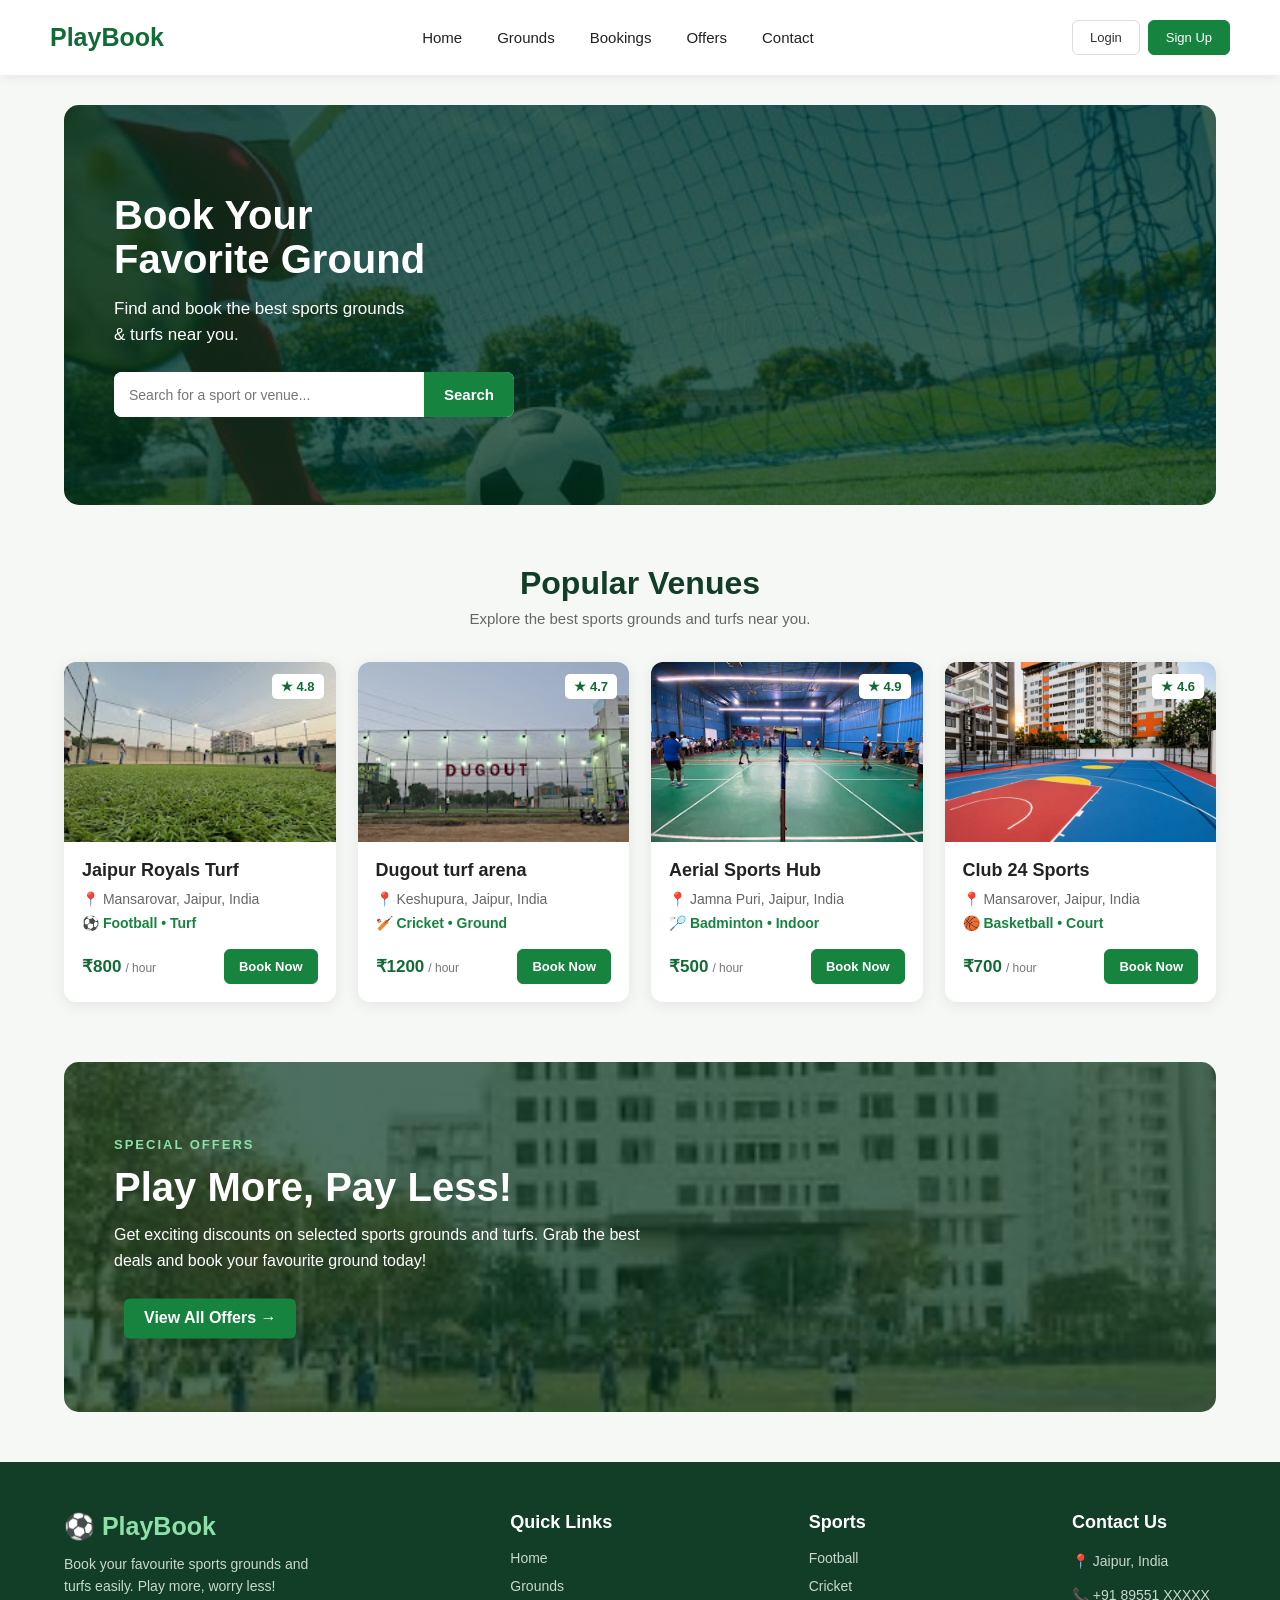
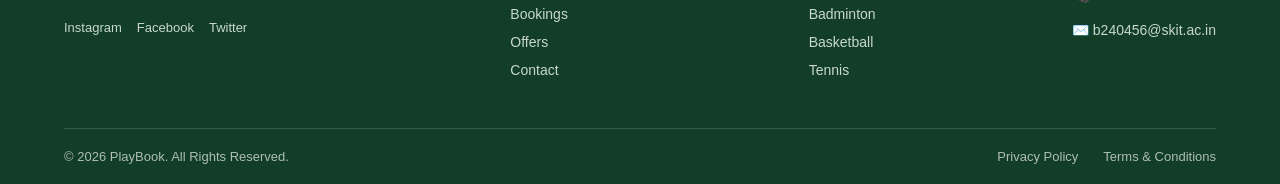
<file: index.html>
<!DOCTYPE html>
<html lang="en">
<head>
    <meta charset="UTF-8">
    <meta name="viewport" content="width=device-width, initial-scale=1.0">
    <title>fsd project</title>
    <link rel="stylesheet" href="style.css">
    
</head>
<body>

    <header class="header">
        <div class="logo">
            <span>PlayBook</span>
        </div>
        <nav class="navbar">
            <a href="index.html">Home</a>
            <a href="Grounds.html">Grounds</a>
            <a href="Booking.html">Bookings</a>
            <a href="offers.html">Offers</a>
            <a href="javascript:void(0)" onclick="window.scrollTo({top: document.documentElement.scrollHeight, behavior: 'smooth'})">Contact</a>
        </nav>
        <div class="auth-buttons">
        <div id="userArea">

    <a href="login.html" class="login-btn">
        Login
    </a>

    <a href="signup.html" class="signup-btn">
        Sign Up
    </a>
</div>
    </div>
    </div>
    </header>
<!-- main  -->
    <section class="hero">

    <div class="hero-content">
        <h1>Book Your<br>Favorite Ground</h1>

        <p>
            Find and book the best sports grounds<br>
            & turfs near you.
        </p>

        <div class="search-box">
            <input type="text" placeholder="Search for a sport or venue...">
            <button>Search</button>
        </div>
    </div>

</section>

<section class="popular-venues">

    <div class="section-heading">
        <h2>Popular Venues</h2>
        <p>Explore the best sports grounds and turfs near you.</p>
    </div>

    <div class="venue-container">

        <!-- Venue 1 -->
        <div class="venue-card">

            <div class="venue-image">
                <img src="Jaipur Royals Turf.jpg" alt="Football Turf">
                <span class="rating">★ 4.8</span>
            </div>

            <div class="venue-info">
                <h3>Jaipur Royals Turf</h3>

                <p class="location">📍 Mansarovar, Jaipur, India</p>

                <p class="sport">⚽ Football • Turf</p>

                <div class="venue-bottom">
                    <span class="price">₹800 <small>/ hour</small></span>
                    <a href="booking.html" class="book-btn">Book Now</a>
                </div>
            </div>

        </div>


        <!-- Venue 2 -->
        <div class="venue-card">

            <div class="venue-image">
                <img src="Dugout turf arena.jpg" alt="Cricket Ground">
                <span class="rating">★ 4.7</span>
            </div>

            <div class="venue-info">
                <h3>Dugout turf arena</h3>

                <p class="location">📍 Keshupura, Jaipur, India</p>

                <p class="sport">🏏 Cricket • Ground</p>

                <div class="venue-bottom">
                    <span class="price">₹1200 <small>/ hour</small></span>
                    <a href="booking.html" class="book-btn">Book Now</a>
                </div>
            </div>

        </div>


        <!-- Venue 3 -->
        <div class="venue-card">

            <div class="venue-image">
                <img src="Aerial Sports Hub.jpg" alt="Badminton Court">
                <span class="rating">★ 4.9</span>
            </div>

            <div class="venue-info">
                <h3>Aerial Sports Hub</h3>

                <p class="location">📍 Jamna Puri, Jaipur, India</p>

                <p class="sport">🏸 Badminton • Indoor</p>

                <div class="venue-bottom">
                    <span class="price">₹500 <small>/ hour</small></span>
                    <a href="booking.html" class="book-btn">Book Now</a>
                </div>
            </div>

        </div>


        <!-- Venue 4 -->
        <div class="venue-card">

            <div class="venue-image">
                <img src="Club 24 Sports.jpg" alt="Basketball Court">
                <span class="rating">★ 4.6</span>
            </div>

            <div class="venue-info">
                <h3>Club 24 Sports</h3>

                <p class="location">📍 Mansarover, Jaipur, India</p>

                <p class="sport">🏀 Basketball • Court</p>

                <div class="venue-bottom">
                    <span class="price">₹700 <small>/ hour</small></span>
                    <a href="booking.html" class="book-btn">Book Now</a>
                </div>
            </div>

        </div>

    </div>

</section>
<!-- offers slide  -->
<section class="offer-slide">

    <div class="offer-content">

        <span class="offer-tag">SPECIAL OFFERS</span>

        <h2>Play More, Pay Less!</h2>

        <p>
            Get exciting discounts on selected sports
            grounds and turfs. Grab the best deals
            and book your favourite ground today!
        </p>

        <a href="offers.html" class="offer-btn">
            View All Offers →
        </a>

    </div>

</section>

<!-- footer  -->

<footer class="footer">

    <div class="footer-container">

        <!-- Logo & About -->
        <div class="footer-section">
            <h2 class="footer-logo">⚽ PlayBook</h2>

            <p>
                Book your favourite sports grounds and
                turfs easily. Play more, worry less!
            </p>

            <div class="social-icons">
                <a href="#">Instagram</a>
                <a href="#">Facebook</a>
                <a href="#">Twitter</a>
            </div>
        </div>


        <!-- Quick Links -->
        <div class="footer-section">
            <h3>Quick Links</h3>

            <a href="index.html">Home</a>
            <a href="grounds.html">Grounds</a>
            <a href="booking.html">Bookings</a>
            <a href="offers.html">Offers</a>
            <a href="contact.html">Contact</a>
        </div>


        <!-- Sports -->
        <div class="footer-section">
            <h3>Sports</h3>

            <a href="#">Football</a>
            <a href="#">Cricket</a>
            <a href="#">Badminton</a>
            <a href="#">Basketball</a>
            <a href="#">Tennis</a>
        </div>


        <!-- Contact -->
        <div class="footer-section">
            <h3>Contact Us</h3>

            <p>📍 Jaipur, India</p>
            <p>📞 +91 89551 XXXXX </p>
            <p>✉️ b240456@skit.ac.in</p>
        </div>

    </div>

    <div class="footer-bottom">
        <p>© 2026 PlayBook. All Rights Reserved.</p>

        <div>
            <a href="#">Privacy Policy</a>
            <a href="#">Terms & Conditions</a>
        </div>
    </div>

</footer>

<script src="script.js"></script>
</body>
</html>
</file>
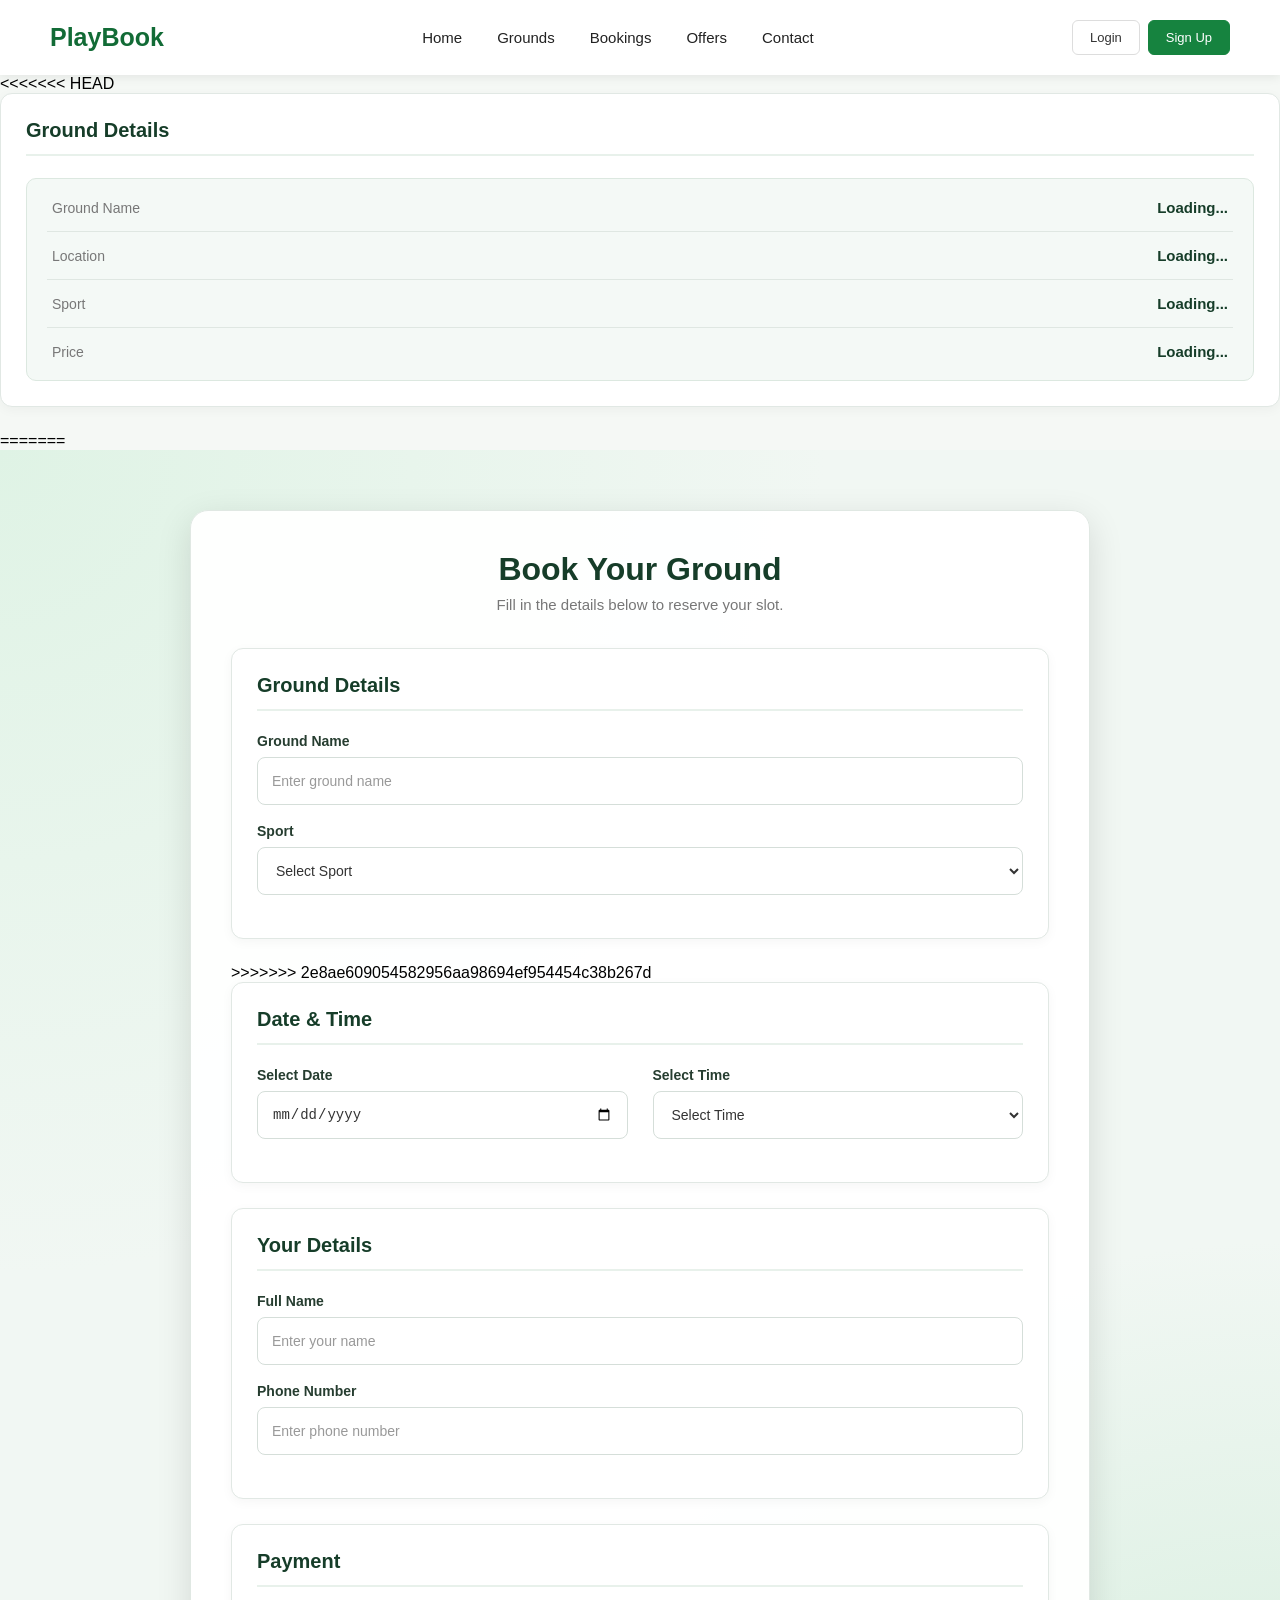
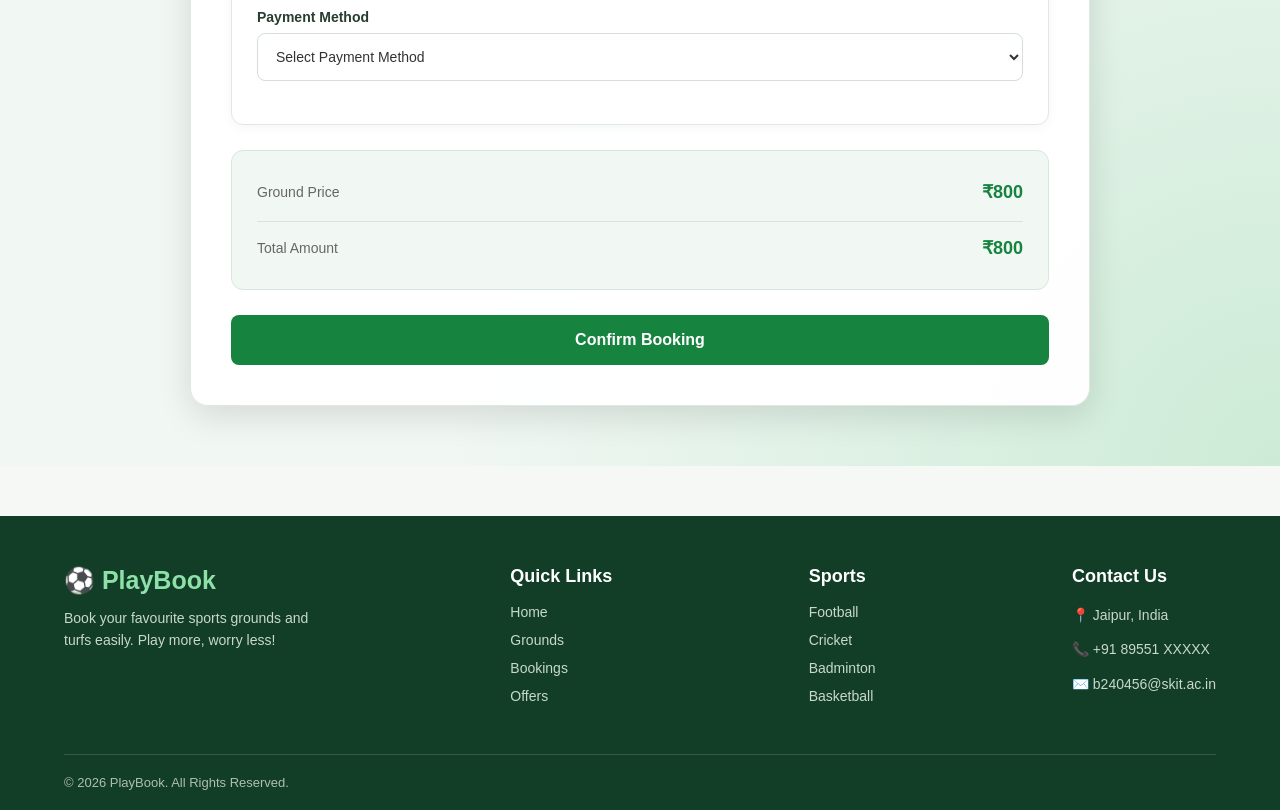
<file: booking-form.html>
<!DOCTYPE html>
<html lang="en">

<head>
    <meta charset="UTF-8">
    <meta name="viewport" content="width=device-width, initial-scale=1.0">

    <title>Book Ground - PlayBook</title>

    <link rel="stylesheet" href="style.css">
</head>

<body>

    <!-- HEADER -->

    <header class="header">

        <div class="logo">
            <span>PlayBook</span>
        </div>

        <nav class="navbar">
            <a href="index.html">Home</a>
            <a href="Grounds.html">Grounds</a>
            <a href="Booking.html">Bookings</a>
            <a href="offers.html">Offers</a>
            <a href="javascript:void(0)"
               onclick="window.scrollTo({top: document.documentElement.scrollHeight, behavior: 'smooth'})">
                Contact
            </a>
        </nav>

        <div class="auth-buttons">

            <div id="userArea">

                <a href="login.html" class="login-btn">
                    Login
                </a>

                <a href="signup.html" class="signup-btn">
                    Sign Up
                </a>

            </div>

        </div>

    </header>
<<<<<<< HEAD
    <!-- Ground Details -->

<div class="form-section">

    <h2>Ground Details</h2>

    <div class="ground-details">

        <div class="detail-row">
            <span>Ground Name</span>
            <strong id="groundName">
                Loading...
            </strong>
        </div>

        <div class="detail-row">
            <span>Location</span>
            <strong id="groundLocation">
                Loading...
            </strong>
        </div>

        <div class="detail-row">
            <span>Sport</span>
            <strong id="groundSport">
                Loading...
            </strong>
        </div>

        <div class="detail-row">
            <span>Price</span>
            <strong id="groundPrice">
                Loading...
            </strong>
        </div>

    </div>

</div>


   
=======


    <!-- BOOKING FORM -->

    <main class="booking-form-page">

        <div class="booking-form-container">

            <h1>Book Your Ground</h1>

            <p class="booking-subtitle">
                Fill in the details below to reserve your slot.
            </p>


            <form id="bookingForm">


                <!-- Ground Details -->

                <div class="form-section">

                    <h2>Ground Details</h2>

                    <label for="groundName">
                        Ground Name
                    </label>

                    <input
                        type="text"
                        id="groundName"
                        placeholder="Enter ground name"
                        required
                    >


                    <label for="sport">
                        Sport
                    </label>

                    <select id="sport" required>

                        <option value="">
                            Select Sport
                        </option>

                        <option value="Football">
                            Football
                        </option>

                        <option value="Cricket">
                            Cricket
                        </option>

                        <option value="Badminton">
                            Badminton
                        </option>

                        <option value="Basketball">
                            Basketball
                        </option>

                        <option value="Tennis">
                            Tennis
                        </option>

                    </select>

                </div>

>>>>>>> 2e8ae609054582956aa98694ef954454c38b267d

                <!-- Date and Time -->

                <div class="form-section">

                    <h2>Date & Time</h2>

                    <div class="form-row">

                        <div>

                            <label for="bookingDate">
                                Select Date
                            </label>

                            <input
                                type="date"
                                id="bookingDate"
                                required
                            >

                        </div>


                        <div>

                            <label for="bookingTime">
                                Select Time
                            </label>

                            <select id="bookingTime" required>

                                <option value="">
                                    Select Time
                                </option>

                                <option>
                                    06:00 AM - 07:00 AM
                                </option>

                                <option>
                                    07:00 AM - 08:00 AM
                                </option>

                                <option>
                                    08:00 AM - 09:00 AM
                                </option>

                                <option>
                                    09:00 AM - 10:00 AM
                                </option>

                                <option>
                                    04:00 PM - 05:00 PM
                                </option>

                                <option>
                                    05:00 PM - 06:00 PM
                                </option>

                                <option>
                                    06:00 PM - 07:00 PM
                                </option>

                                <option>
                                    07:00 PM - 08:00 PM
                                </option>

                                <option>
                                    08:00 PM - 09:00 PM
                                </option>

                                <option>
                                    09:00 PM - 10:00 PM
                                </option>

                            </select>

                        </div>

                    </div>

                </div>


                <!-- Customer Details -->

                <div class="form-section">

                    <h2>Your Details</h2>

                    <label for="customerName">
                        Full Name
                    </label>

                    <input
                        type="text"
                        id="customerName"
                        placeholder="Enter your name"
                        required
                    >


                    <label for="customerPhone">
                        Phone Number
                    </label>

                    <input
                        type="tel"
                        id="customerPhone"
                        placeholder="Enter phone number"
                        required
                    >

                </div>


                <!-- Payment -->

                <div class="form-section">

                    <h2>Payment</h2>

                    <label for="payment">
                        Payment Method
                    </label>

                    <select id="payment" required>

                        <option value="">
                            Select Payment Method
                        </option>

                        <option value="UPI">
                            UPI
                        </option>

                        <option value="Card">
                            Credit / Debit Card
                        </option>

                        <option value="Cash">
                            Pay at Ground
                        </option>

                    </select>

                </div>


                <!-- Summary -->

                <div class="booking-summary">

                    <div>
                        <span>Ground Price</span>

                        <strong id="bookingPrice">
                            ₹800
                        </strong>
                    </div>

                    <div>
                        <span>Total Amount</span>

                        <strong id="totalAmount">
                            ₹800
                        </strong>
                    </div>

                </div>


                <button
                    type="submit"
                    class="confirm-booking">
                    Confirm Booking
                </button>


            </form>

        </div>

    </main>


    <!-- FOOTER -->

    <footer class="footer">

        <div class="footer-container">

            <div class="footer-section">

                <h2 class="footer-logo">
                    ⚽ PlayBook
                </h2>

                <p>
                    Book your favourite sports grounds and
                    turfs easily. Play more, worry less!
                </p>

            </div>


            <div class="footer-section">

                <h3>Quick Links</h3>

                <a href="index.html">Home</a>
                <a href="Grounds.html">Grounds</a>
                <a href="Booking.html">Bookings</a>
                <a href="offers.html">Offers</a>

            </div>


            <div class="footer-section">

                <h3>Sports</h3>

                <a href="#">Football</a>
                <a href="#">Cricket</a>
                <a href="#">Badminton</a>
                <a href="#">Basketball</a>

            </div>


            <div class="footer-section">

                <h3>Contact Us</h3>

                <p>📍 Jaipur, India</p>
                <p>📞 +91 89551 XXXXX</p>
                <p>✉️ b240456@skit.ac.in</p>

            </div>

        </div>


        <div class="footer-bottom">

            <p>
                © 2026 PlayBook. All Rights Reserved.
            </p>

        </div>

    </footer>


    <script src="script.js"></script>

</body>

</html>
</file>
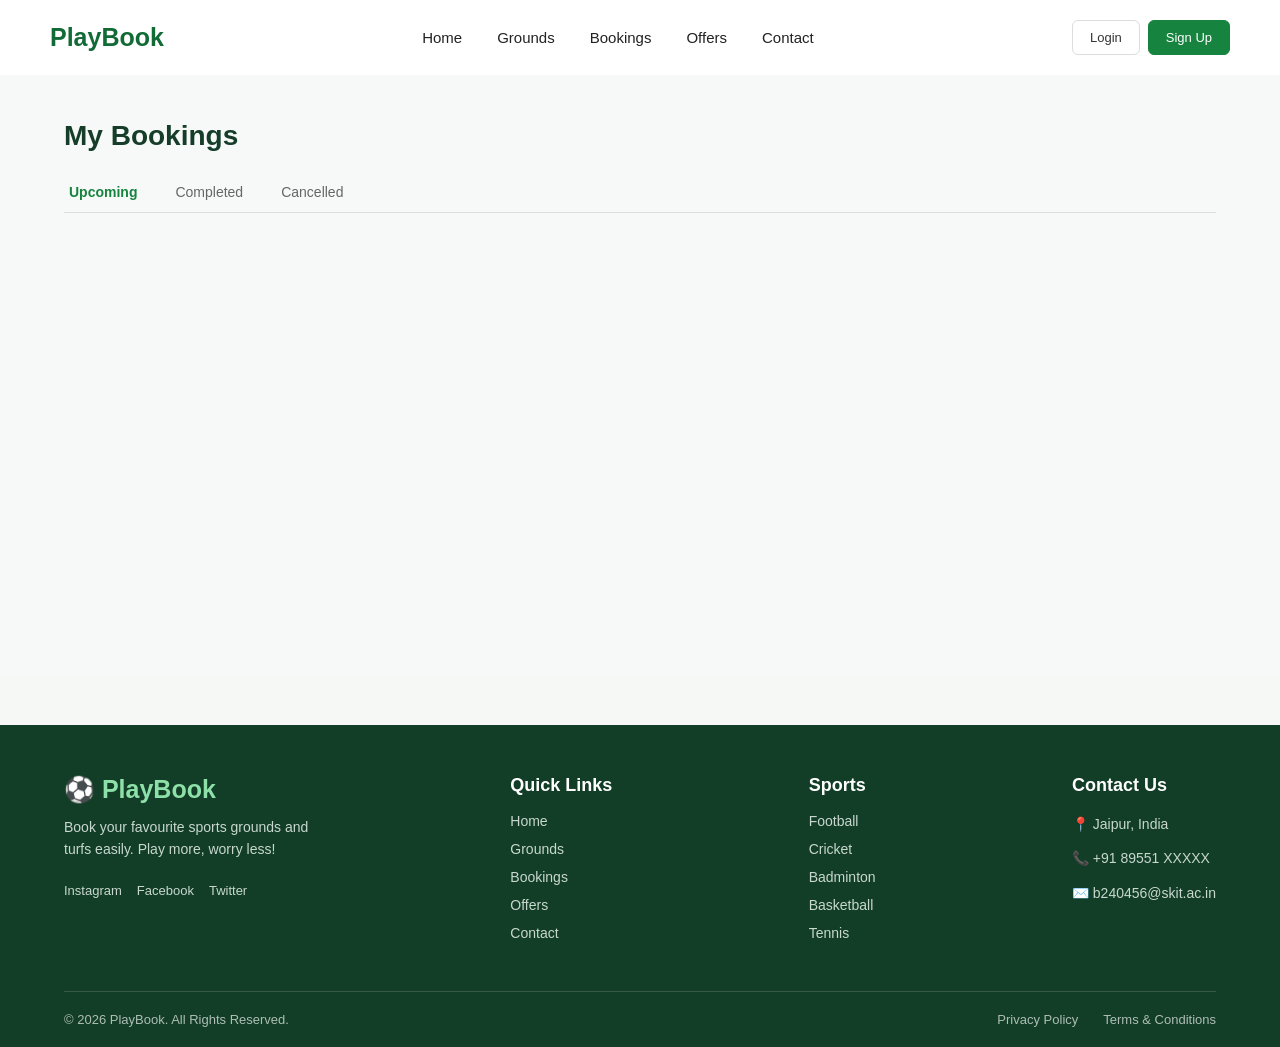
<file: Booking.html>
<!DOCTYPE html>
<html lang="en">
<head>
    <meta charset="UTF-8">
    <meta name="viewport" content="width=device-width, initial-scale=1.0">
    <title>Booking</title>
<link rel="stylesheet" href="style.css">

</head>
<body>
    
    <header class="header">
        <div class="logo">
            <span>PlayBook</span>
        </div>
        <nav class="navbar">
            <a href="index.html">Home</a>
            <a href="Grounds.html">Grounds</a>
            <a href="Booking.html">Bookings</a>
            <a href="offers.html">Offers</a>
            <a href="javascript:void(0)" onclick="window.scrollTo({top: document.documentElement.scrollHeight, behavior: 'smooth'})">Contact</a>
        </nav>
        <div class="auth-buttons">
        <div id="userArea">

    <a href="login.html" class="login-btn">
        Login
    </a>

    <a href="signup.html" class="signup-btn">
        Sign Up
    </a>

</div>
    </div>
    </div>
</header>

<main class="bookings-page">

    <div class="bookings-container">

        <h1>My Bookings</h1>

        <!-- Booking Tabs -->
        <div class="booking-tabs">

    <button class="tab active" onclick="this.blur()">
        Upcoming
    </button>

    <button class="tab" onclick="this.blur()">
        Completed
    </button>

    <button class="tab" onclick="this.blur()">
        Cancelled
    </button>

</div>

        <!-- Empty booking area -->
        <div class="booking-list" id="bookingList">

    <!-- Bookings will appear here automatically -->

</div>

    </div>

</main>


    <!-- footer  -->

<footer class="footer">

    <div class="footer-container">

        <!-- Logo & About -->
        <div class="footer-section">
            <h2 class="footer-logo">⚽ PlayBook</h2>

            <p>
                Book your favourite sports grounds and
                turfs easily. Play more, worry less!
            </p>

            <div class="social-icons">
                <a href="#">Instagram</a>
                <a href="#">Facebook</a>
                <a href="#">Twitter</a>
            </div>
        </div>


        <!-- Quick Links -->
        <div class="footer-section">
            <h3>Quick Links</h3>

            <a href="index.html">Home</a>
            <a href="grounds.html">Grounds</a>
            <a href="booking.html">Bookings</a>
            <a href="offers.html">Offers</a>
            <a href="contact.html">Contact</a>
        </div>


        <!-- Sports -->
        <div class="footer-section">
            <h3>Sports</h3>

            <a href="#">Football</a>
            <a href="#">Cricket</a>
            <a href="#">Badminton</a>
            <a href="#">Basketball</a>
            <a href="#">Tennis</a>
        </div>


        <!-- Contact -->
        <div class="footer-section">
            <h3>Contact Us</h3>

            <p>📍 Jaipur, India</p>
            <p>📞 +91 89551 XXXXX </p>
            <p>✉️ b240456@skit.ac.in</p>
        </div>

    </div>

    <div class="footer-bottom">
        <p>© 2026 PlayBook. All Rights Reserved.</p>

        <div>
            <a href="#">Privacy Policy</a>
            <a href="#">Terms & Conditions</a>
        </div>
    </div>

</footer>

<script src="script.js"></script>
</body>
</html>
</file>
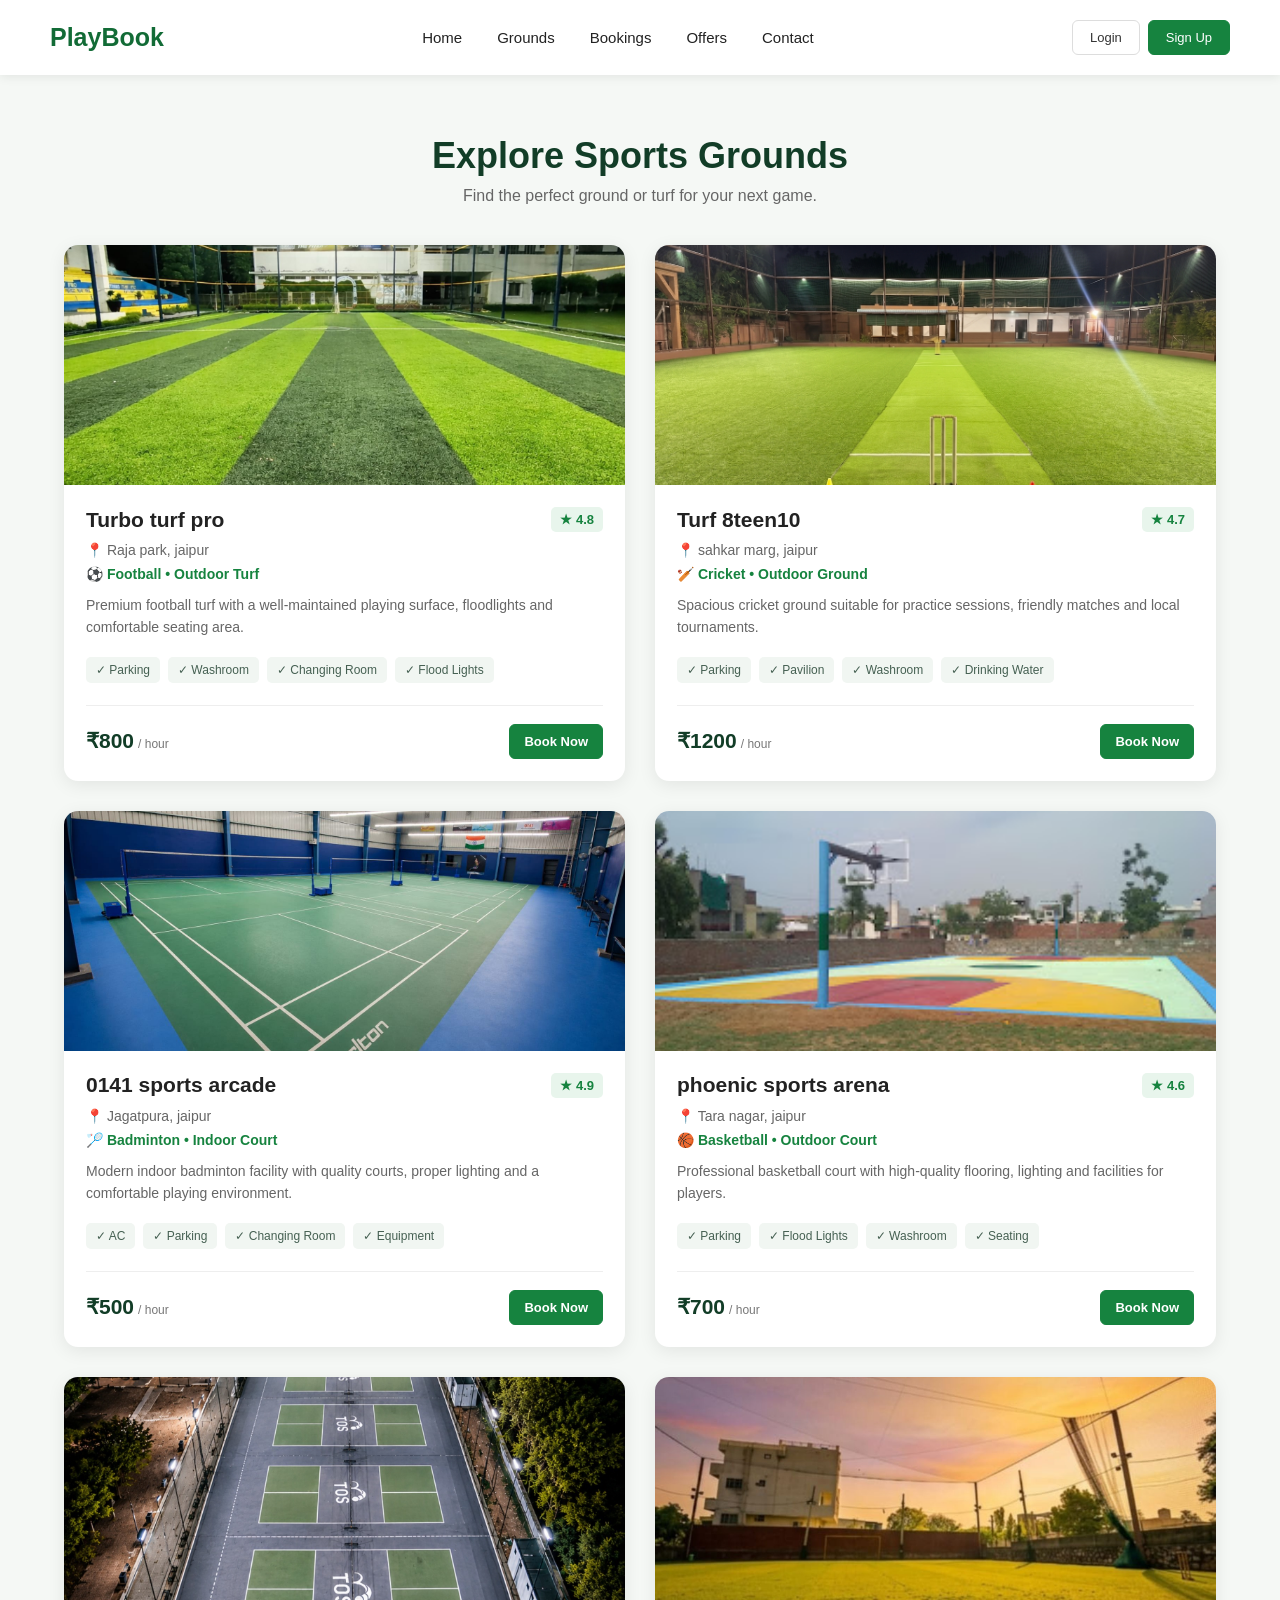
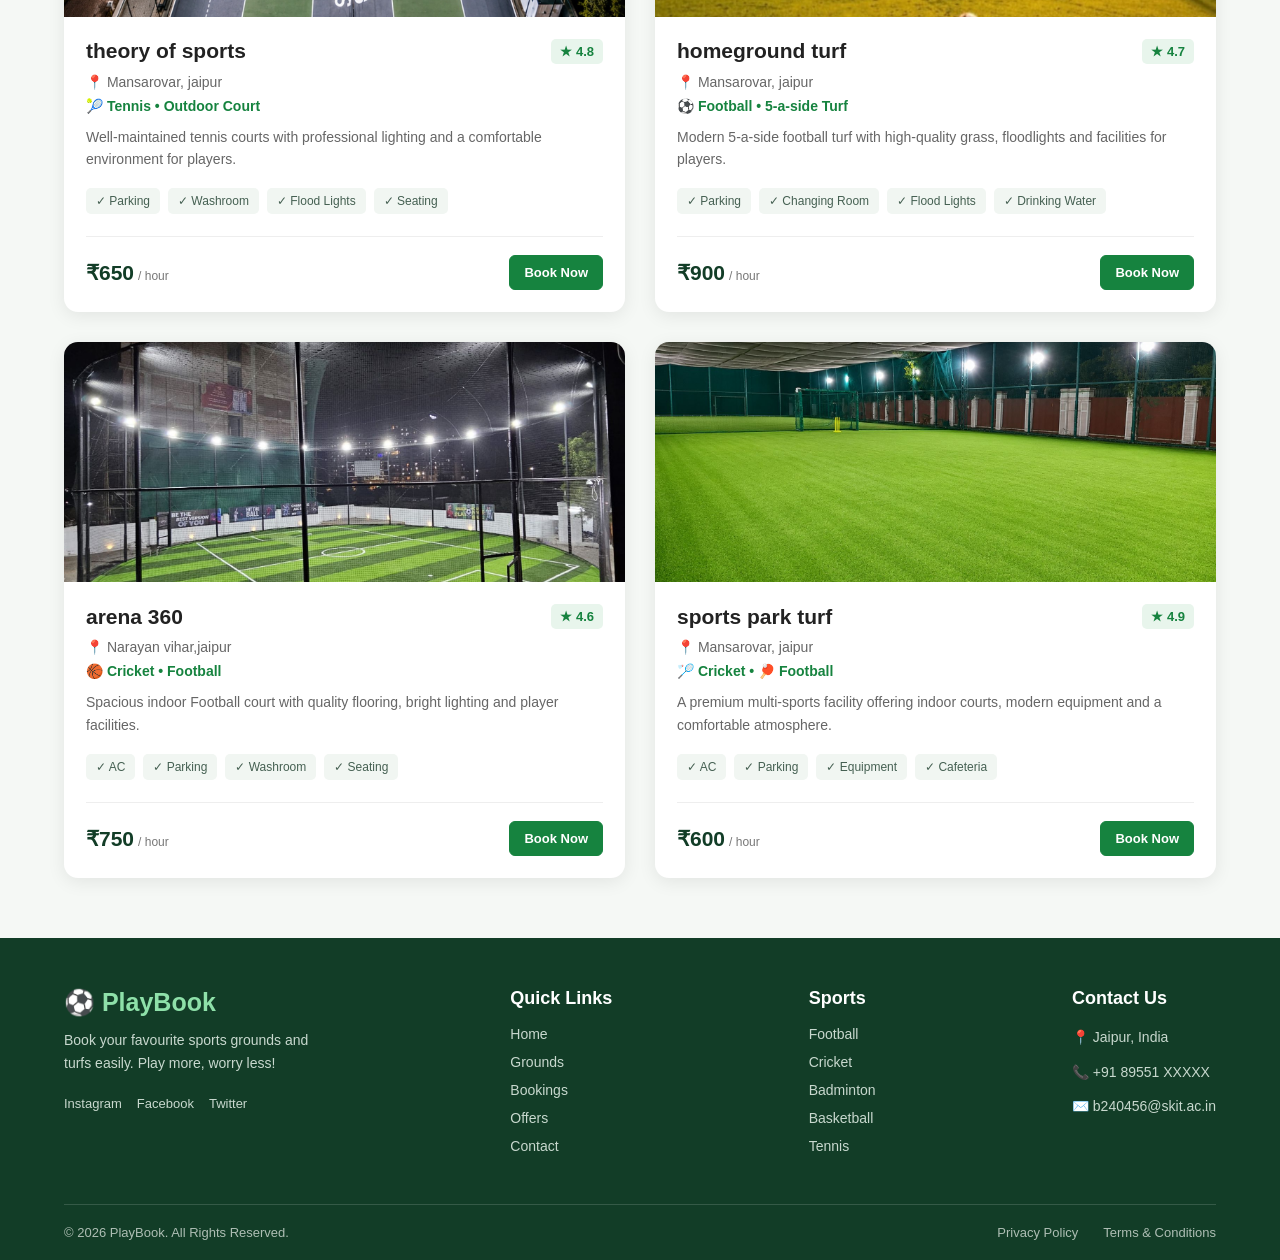
<file: Grounds.html>
<!DOCTYPE html>
<html lang="en">
<head>
    <meta charset="UTF-8">
    <meta name="viewport" content="width=device-width, initial-scale=1.0">
    <title>Grounds</title>
    <link rel="stylesheet" href="style.css">

</head>
<body>
       <header class="header">
        <div class="logo">
            <span>PlayBook</span>
        </div>
        <nav class="navbar">
            <a href="index.html">Home</a>
            <a href="Grounds.html">Grounds</a>
            <a href="Booking.html">Bookings</a>
            <a href="offers.html">Offers</a>
            <a href="javascript:void(0)" onclick="window.scrollTo({top: document.documentElement.scrollHeight, behavior: 'smooth'})">Contact</a>
        </nav>
        <div class="auth-buttons">
        <div id="userArea">

    <a href="login.html" class="login-btn">
        Login
    </a>

    <a href="signup.html" class="signup-btn">
        Sign Up
    </a>

</div>
    </div>
    </div>
</header>
    <section class="grounds-section">

    <div class="grounds-heading">
        <h1>Explore Sports Grounds</h1>
        <p>Find the perfect ground or turf for your next game.</p>
    </div>

    <div class="grounds-container">

        <!-- Ground 1 -->
        <div class="ground-card">

            <img src="Turbo turf pro.jpg" alt="Turbo turf pro">

            <div class="ground-content">

                <div class="ground-title">
                    <h2>Turbo turf pro</h2>
                    <span>★ 4.8</span>
                </div>

                <p class="location">📍 Raja park, jaipur</p>

                <p class="sport">
                    ⚽ Football • Outdoor Turf
                </p>

                <p class="description">
                    Premium football turf with a well-maintained
                    playing surface, floodlights and comfortable
                    seating area.
                </p>

                <div class="facilities">
                    <span>✓ Parking</span>
                    <span>✓ Washroom</span>
                    <span>✓ Changing Room</span>
                    <span>✓ Flood Lights</span>
                </div>

                <div class="ground-bottom">

                    <div class="price">
                        <strong>₹800</strong>
                        <small>/ hour</small>
                    </div>

                    <div class="ground-buttons">
                        

                        <a href="booking-form.html" class="book-btn">
                           Book Now
                           </a>
                    </div>

                </div>

            </div>
        </div>


        <!-- Ground 2 -->
        <div class="ground-card">

            <img src="Turf 8teen10.jpg" alt="Turf 8teen10">

            <div class="ground-content">

                <div class="ground-title">
                    <h2>Turf 8teen10</h2>
                    <span>★ 4.7</span>
                </div>

                <p class="location">📍 sahkar marg, jaipur</p>

                <p class="sport">
                    🏏 Cricket • Outdoor Ground
                </p>

                <p class="description">
                    Spacious cricket ground suitable for practice
                    sessions, friendly matches and local tournaments.
                </p>

                <div class="facilities">
                    <span>✓ Parking</span>
                    <span>✓ Pavilion</span>
                    <span>✓ Washroom</span>
                    <span>✓ Drinking Water</span>
                </div>

                <div class="ground-bottom">

                    <div class="price">
                        <strong>₹1200</strong>
                        <small>/ hour</small>
                    </div>

                    <div class="ground-buttons">
                        

                        <a href="booking-form.html" class="book-btn">
                           Book Now
                           </a>
                    </div>

                </div>

            </div>
        </div>


        <!-- Ground 3 -->
        <div class="ground-card">

            <img src="0141 sports arcade.jpg" alt="0141 sports arcade">

            <div class="ground-content">

                <div class="ground-title">
                    <h2>0141 sports arcade</h2>
                    <span>★ 4.9</span>
                </div>

                <p class="location">📍 Jagatpura, jaipur</p>

                <p class="sport">
                    🏸 Badminton • Indoor Court
                </p>

                <p class="description">
                    Modern indoor badminton facility with quality
                    courts, proper lighting and a comfortable playing
                    environment.
                </p>

                <div class="facilities">
                    <span>✓ AC</span>
                    <span>✓ Parking</span>
                    <span>✓ Changing Room</span>
                    <span>✓ Equipment</span>
                </div>

                <div class="ground-bottom">

                    <div class="price">
                        <strong>₹500</strong>
                        <small>/ hour</small>
                    </div>

                    <div class="ground-buttons">
                        

                        <a href="booking-form.html" class="book-btn">
                           Book Now
                           </a>
                    </div>

                </div>

            </div>
        </div>


        <!-- Ground 4 -->
        <div class="ground-card">

            <img src="phoenic sports arena.jpg" alt="phoenic sports arena">

            <div class="ground-content">

                <div class="ground-title">
                    <h2>phoenic sports arena</h2>
                    <span>★ 4.6</span>
                </div>

                <p class="location">📍 Tara nagar, jaipur</p>

                <p class="sport">
                    🏀 Basketball • Outdoor Court
                </p>

                <p class="description">
                    Professional basketball court with high-quality
                    flooring, lighting and facilities for players.
                </p>

                <div class="facilities">
                    <span>✓ Parking</span>
                    <span>✓ Flood Lights</span>
                    <span>✓ Washroom</span>
                    <span>✓ Seating</span>
                </div>

                <div class="ground-bottom">

                    <div class="price">
                        <strong>₹700</strong>
                        <small>/ hour</small>
                    </div>

                    <div class="ground-buttons">
                       

                        <a href="booking-form.html" class="book-btn">
                           Book Now
                           </a>
                    </div>

                </div>

            </div>
        </div>

        <!-- Ground 5 -->
<div class="ground-card">

    <img src="theory of sports.jpg" alt="homeground turf">

    <div class="ground-content">

        <div class="ground-title">
            <h2>theory of sports</h2>
            <span>★ 4.8</span>
        </div>

        <p class="location">📍 Mansarovar, jaipur</p>

        <p class="sport">
            🎾 Tennis • Outdoor Court
        </p>

        <p class="description">
            Well-maintained tennis courts with professional
            lighting and a comfortable environment for players.
        </p>

        <div class="facilities">
            <span>✓ Parking</span>
            <span>✓ Washroom</span>
            <span>✓ Flood Lights</span>
            <span>✓ Seating</span>
        </div>

        <div class="ground-bottom">

            <div class="price">
                <strong>₹650</strong>
                <small>/ hour</small>
            </div>

            <div class="ground-buttons">
                

                <a href="booking-form.html" class="book-btn">
                           Book Now
                           </a>
            </div>

        </div>

    </div>
</div>


<!-- Ground 6 -->
<div class="ground-card">

    <img src="homeground turf.jpg" alt="homeground turf">

    <div class="ground-content">

        <div class="ground-title">
            <h2>homeground turf</h2>
            <span>★ 4.7</span>
        </div>

        <p class="location">📍 Mansarovar, jaipur</p>

        <p class="sport">
            ⚽ Football • 5-a-side Turf
        </p>

        <p class="description">
            Modern 5-a-side football turf with high-quality
            grass, floodlights and facilities for players.
        </p>

        <div class="facilities">
            <span>✓ Parking</span>
            <span>✓ Changing Room</span>
            <span>✓ Flood Lights</span>
            <span>✓ Drinking Water</span>
        </div>

        <div class="ground-bottom">

            <div class="price">
                <strong>₹900</strong>
                <small>/ hour</small>
            </div>

            <div class="ground-buttons">
                

                <a href="booking-form.html" class="book-btn">
                           Book Now
                           </a>
            </div>

        </div>

    </div>
</div>


<!-- Ground 7 -->
<div class="ground-card">

    <img src="arena 360.jpg" alt="arena 360">

    <div class="ground-content">

        <div class="ground-title">
            <h2>arena 360</h2>
            <span>★ 4.6</span>
        </div>

        <p class="location">📍 Narayan vihar,jaipur</p>

        <p class="sport">
            🏀 Cricket • Football
        </p>

        <p class="description">
            Spacious indoor Football court with quality
            flooring, bright lighting and player facilities.
        </p>

        <div class="facilities">
            <span>✓ AC</span>
            <span>✓ Parking</span>
            <span>✓ Washroom</span>
            <span>✓ Seating</span>
        </div>

        <div class="ground-bottom">

            <div class="price">
                <strong>₹750</strong>
                <small>/ hour</small>
            </div>

            <div class="ground-buttons">
               

                <a href="booking-form.html" class="book-btn">
                           Book Now
                           </a>
            </div>

        </div>

    </div>
</div>


<!-- Ground 8 -->
<div class="ground-card">

    <img src="sports park turf.jpg" alt="sports park turf">

    <div class="ground-content">

        <div class="ground-title">
            <h2>sports park turf</h2>
            <span>★ 4.9</span>
        </div>

        <p class="location">📍 Mansarovar, jaipur</p>

        <p class="sport">
            🏸 Cricket • 🏓 Football
        </p>

        <p class="description">
            A premium multi-sports facility offering indoor
            courts, modern equipment and a comfortable atmosphere.
        </p>

        <div class="facilities">
            <span>✓ AC</span>
            <span>✓ Parking</span>
            <span>✓ Equipment</span>
            <span>✓ Cafeteria</span>
        </div>

        <div class="ground-bottom">

            <div class="price">
                <strong>₹600</strong>
                <small>/ hour</small>
            </div>

            <div class="ground-buttons">
                

                <a href="booking-form.html" class="book-btn">
                           Book Now
                           </a>
            </div>

        </div>

    </div>
</div>
    </div>

    
</section>








    <!-- footer  -->

<footer class="footer">

    <div class="footer-container">

        <!-- Logo & About -->
        <div class="footer-section">
            <h2 class="footer-logo">⚽ PlayBook</h2>

            <p>
                Book your favourite sports grounds and
                turfs easily. Play more, worry less!
            </p>

            <div class="social-icons">
                <a href="#">Instagram</a>
                <a href="#">Facebook</a>
                <a href="#">Twitter</a>
            </div>
        </div>


        <!-- Quick Links -->
        <div class="footer-section">
            <h3>Quick Links</h3>

            <a href="index.html">Home</a>
            <a href="grounds.html">Grounds</a>
            <a href="booking.html">Bookings</a>
            <a href="offers.html">Offers</a>
            <a href="contact.html">Contact</a>
        </div>


        <!-- Sports -->
        <div class="footer-section">
            <h3>Sports</h3>

            <a href="#">Football</a>
            <a href="#">Cricket</a>
            <a href="#">Badminton</a>
            <a href="#">Basketball</a>
            <a href="#">Tennis</a>
        </div>


        <!-- Contact -->
        <div class="footer-section">
            <h3>Contact Us</h3>

            <p>📍 Jaipur, India</p>
            <p>📞 +91 89551 XXXXX </p>
            <p>✉️ b240456@skit.ac.in</p>
        </div>

    </div>

    <div class="footer-bottom">
        <p>© 2026 PlayBook. All Rights Reserved.</p>

        <div>
            <a href="#">Privacy Policy</a>
            <a href="#">Terms & Conditions</a>
        </div>
    </div>

</footer>

<script src="script.js"></script>
</body>
</html>
</file>
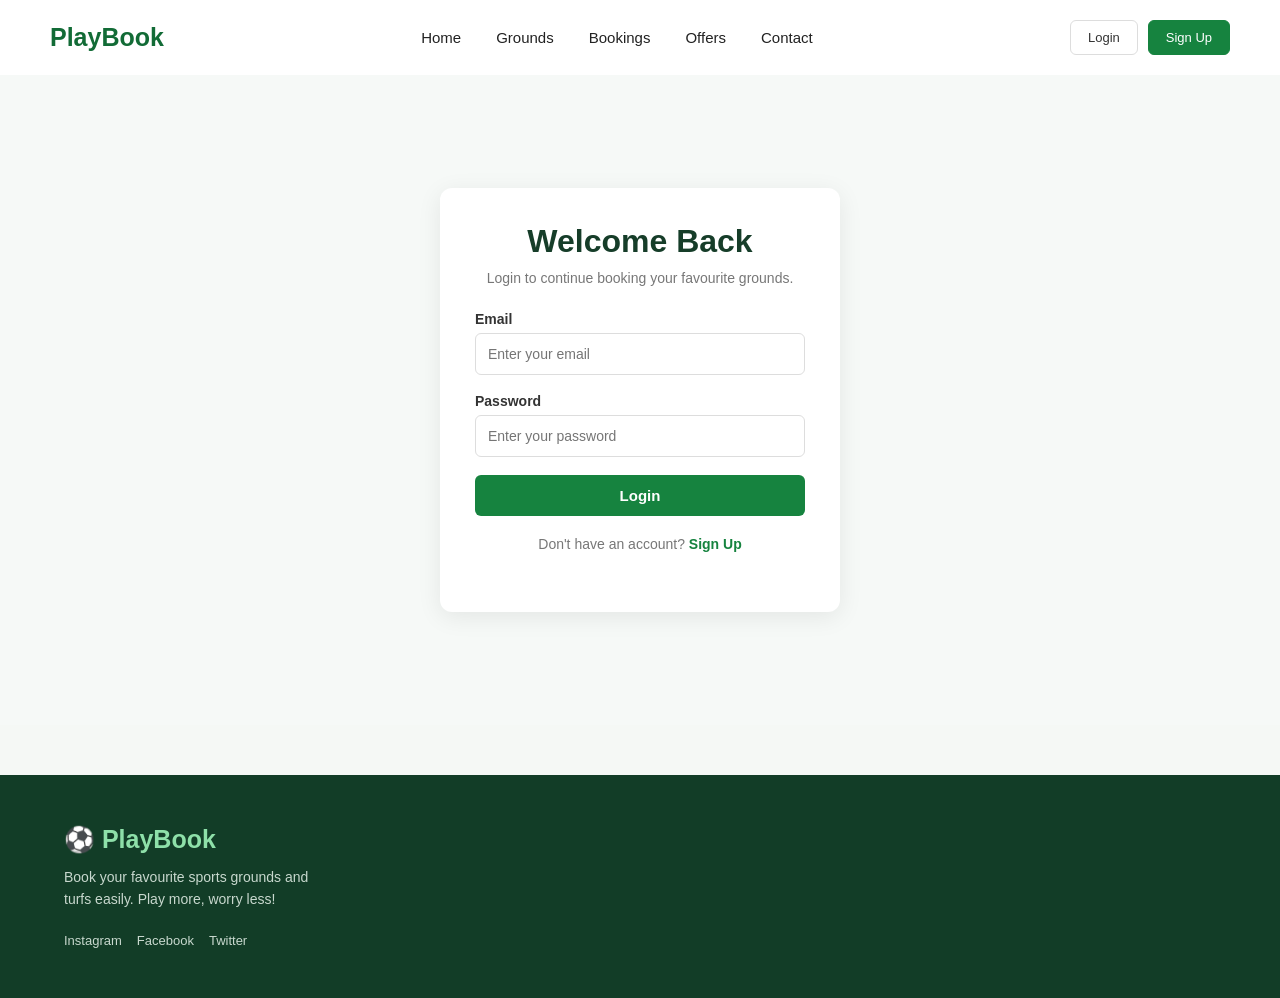
<file: login.html>
<!DOCTYPE html>
<html lang="en">
<head>
    <meta charset="UTF-8">
    <meta name="viewport" content="width=device-width, initial-scale=1.0">
    <title>Login form</title>
    <link rel="stylesheet" href="style.css">
</head>
<body>
    
    <header class="header">
        <div class="logo">
            <span>PlayBook</span>
        </div>
        <nav class="navbar">
            <a href="index.html">Home</a>
            <a href="Grounds.html">Grounds</a>
            <a href="Booking.html">Bookings</a>
            <a href="">Offers</a>
            <a href="javascript:void(0)" onclick="window.scrollTo({top: document.documentElement.scrollHeight, behavior: 'smooth'})">Contact</a>
        </nav>
        <div class="auth-buttons">
        <a href="login.html" class="login-btn">Login</a>
        <a href="signup.html" class="signup-btn">Sign Up</a>
    </div>
    </div>
</header>

    <main class="auth-page">

    <div class="auth-box">

        <h1>Welcome Back</h1>
        <p>Login to continue booking your favourite grounds.</p>

        <form id="loginForm">

            <label>Email</label>
            <input type="email" id="loginEmail"
                   placeholder="Enter your email" required>

            <label>Password</label>
            <input type="password" id="loginPassword"
                   placeholder="Enter your password" required>

            <button type="submit">Login</button>

        </form>

        <p class="auth-bottom">
            Don't have an account?
            <a href="signup.html">Sign Up</a>
        </p>

        <p id="loginMessage"></p>

    </div>

</main>

<!-- footer  -->

<footer class="footer">

    <div class="footer-container">

        <!-- Logo & About -->
        <div class="footer-section">
            <h2 class="footer-logo">⚽ PlayBook</h2>

            <p>
                Book your favourite sports grounds and
                turfs easily. Play more, worry less!
            </p>

            <div class="social-icons">
                <a href="#">Instagram</a>
                <a href="#">Facebook</a>
                <a href="#">Twitter</a>
            </div>
        </div>


       <script src="script.js"></script>

</body>
</html>
</file>
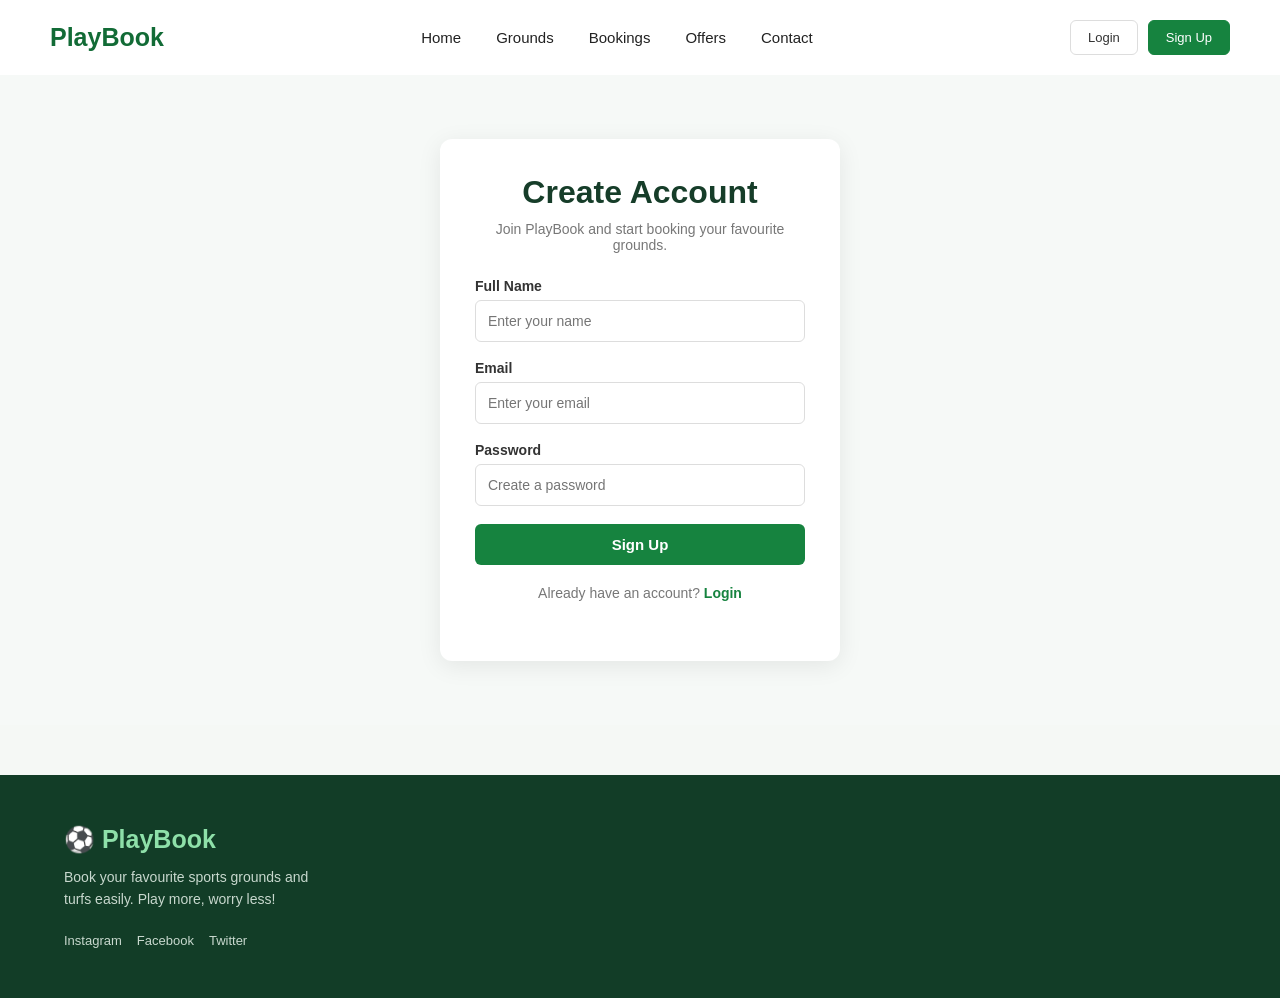
<file: signup.html>
<!DOCTYPE html>
<html lang="en">
<head>
    <meta charset="UTF-8">
    <meta name="viewport" content="width=device-width, initial-scale=1.0">
    <title>Signup form</title>
    <link rel="stylesheet" href="style.css">
   
</head>
<body>
    
    <header class="header">
        <div class="logo">
            <span>PlayBook</span>
        </div>
        <nav class="navbar">
            <a href="index.html">Home</a>
            <a href="Grounds.html">Grounds</a>
            <a href="Booking.html">Bookings</a>
            <a href="">Offers</a>
            <a href="javascript:void(0)" onclick="window.scrollTo({top: document.documentElement.scrollHeight, behavior: 'smooth'})">Contact</a>
        </nav>
        <div class="auth-buttons">
        <a href="login.html" class="login-btn">Login</a>
        <a href="signup.html" class="signup-btn">Sign Up</a>
    </div>
    </div>
</header>


    <main class="auth-page">

    <div class="auth-box">

        <h1>Create Account</h1>
        <p>Join PlayBook and start booking your favourite grounds.</p>

        <form id="signupForm">

            <label>Full Name</label>
            <input type="text" id="signupName"
                   placeholder="Enter your name" required>

            <label>Email</label>
            <input type="email" id="signupEmail"
                   placeholder="Enter your email" required>

            <label>Password</label>
            <input type="password" id="signupPassword"
                   placeholder="Create a password" required>

            <button type="submit">Sign Up</button>

        </form>

        <p class="auth-bottom">
            Already have an account?
            <a href="login.html">Login</a>
        </p>

    </div>

</main>

<!-- footer  -->

<footer class="footer">

    <div class="footer-container">

        <!-- Logo & About -->
        <div class="footer-section">
            <h2 class="footer-logo">⚽ PlayBook</h2>

            <p>
                Book your favourite sports grounds and
                turfs easily. Play more, worry less!
            </p>

            <div class="social-icons">
                <a href="#">Instagram</a>
                <a href="#">Facebook</a>
                <a href="#">Twitter</a>
            </div>
        </div>

    <script src="script.js"></script>

</body>
</html>
</file>
<file: style.css>
* {
    margin: 0;
    padding: 0;
    box-sizing: border-box;
}

body {
    font-family: Arial;
    background: #f5f8f5;
}

/* Header */
.header {
    width: 100%;
    height: 75px;
    background: white;

    display: flex;
    align-items: center;
    justify-content: space-between;

    padding: 0 50px;

    box-shadow: 0 2px 10px rgba(0, 0, 0, 0.08);
}

/* Logo */
.logo {
    display: flex;
    align-items: center;
    gap: 8px;

    font-size: 25px;
    font-weight: bold;
    color: #126b36;
}

.logo span {
    color: #126b36;
}


/* Navigation */
.navbar {
    display: flex;
    gap: 35px;
}

.navbar a {
    text-decoration: none;
    color: #222;
    font-size: 15px;
    transition: 0.3s;
}

.navbar a:hover {
    color: #16833f;
    text-decoration: underline;
    text-decoration-color:#16833f ;
}

/* Login and Sign Up */

.auth-buttons {
    display: flex;
    align-items: center;
    gap: 10px;
}

.login-btn,
.signup-btn {
    text-decoration: none;

    font-size: 13px;
    font-weight: 500;

    padding: 9px 17px;

    border-radius: 6px;

    transition: 0.3s ease;
}


/* Login */

.login-btn {
    color: #333;

    border: 1px solid #ddd;

    background: white;
}

.login-btn:hover {
    border-color: #16833f;
    color: #16833f;
}


/* Sign Up */

.signup-btn {
    color: white;

    background: #16833f;

    border: 1px solid #16833f;
}

.signup-btn:hover {
    background: #0d5c2c;

    border-color: #0d5c2c;

    transform: translateY(-1px);
}

/* main  */

.hero {
    width: 90%;
    max-width: 1200px;
    height: 400px;

    margin: 30px auto;

    border-radius: 15px;

    background-image:
        linear-gradient(
            rgba(0, 50, 30, 0.75),
            rgba(0, 50, 30, 0.75)
        ),
        url("football.jpg");

    background-size: cover;
    background-position: center;

    position: relative;
    overflow: hidden;
}

/* Hero Content */

.hero-content {
    position: absolute;
    left: 50px;
    top: 50%;
    transform: translateY(-50%);

    color: white;
}

.hero-content h1 {
    font-size: 40px;
    line-height: 1.1;
    margin-bottom: 15px;
}

.hero-content p {
    font-size: 17px;
    line-height: 1.5;
    margin-bottom: 25px;
}

/* Search Bar */

.search-box {
    display: flex;

    width: 400px;
    height: 45px;

    background: white;
    border-radius: 8px;
    overflow: hidden;
}

.search-box input {
    flex: 1;

    border: none;
    outline: none;

    padding: 0 15px;

    font-size: 14px;
}

.search-box button {
    width: 90px;

    border: none;

    background: #16833f;
    color: white;

    font-size: 15px;
    font-weight: bold;

    cursor: pointer;

    transition: 0.3s;
}

.search-box button:hover {
    background: #0d5c2c;
}


/* Popular Venues */

.popular-venues {
    width: 90%;
    max-width: 1200px;
    margin: 60px auto;
}

/* Heading */

.section-heading {
    text-align: center;
    margin-bottom: 35px;
}

.section-heading h2 {
    font-size: 32px;
    color: #123d27;
    margin-bottom: 8px;
}

.section-heading p {
    color: #666;
    font-size: 15px;
}


/* Cards Container */

.venue-container {
    display: grid;

    grid-template-columns: repeat(4, 1fr);

    gap: 22px;
}


/* Card */

.venue-card {
    background: white;

    border-radius: 12px;

    overflow: hidden;

    box-shadow: 0 3px 15px rgba(0, 0, 0, 0.08);

    transition: 0.3s ease;
}

.venue-card:hover {
    transform: translateY(-6px);

    box-shadow: 0 8px 25px rgba(0, 0, 0, 0.14);
}


/* Image */

.venue-image {
    height: 180px;

    position: relative;
    overflow: hidden;
}

.venue-image img {
    width: 100%;
    height: 100%;

    object-fit: cover;

    transition: 0.4s ease;
}

.venue-card:hover .venue-image img {
    transform: scale(1.05);
}


/* Rating */

.rating {
    position: absolute;

    top: 12px;
    right: 12px;

    background: white;

    padding: 5px 9px;

    border-radius: 5px;

    color: #126b36;

    font-size: 13px;
    font-weight: bold;
}


/* Information */

.venue-info {
    padding: 18px;
}

.venue-info h3 {
    font-size: 18px;

    color: #222;

    margin-bottom: 10px;
}

.location,
.sport {
    font-size: 13px;

    color: #666;

    margin: 7px 0;
}


/* Bottom */

.venue-bottom {
    display: flex;

    justify-content: space-between;
    align-items: center;

    margin-top: 18px;
}

.price {
    color: #126b36;

    font-size: 17px;
    font-weight: bold;
}

.price small {
    color: #777;

    font-size: 11px;
    font-weight: normal;
}


/* Book Button */

.book-btn {
    background: #16833f;

    color: white;

    text-decoration: none;

    padding: 9px 14px;

    border-radius: 5px;

    font-size: 13px;
    font-weight: bold;

    transition: 0.3s ease;
}

.book-btn:hover {
    background: #0d5c2c;
}



/* offer slide  */
.offer-slide {
    width: 90%;
    max-width: 1200px;
    height: 350px;

    margin: 40px auto;

    border-radius: 15px;
    overflow: hidden;

    position: relative;

    background-image:
        linear-gradient(
            rgba(0, 50, 30, 0.70),
            rgba(0, 50, 30, 0.70)
        ),
        url("skitground.jpg");

    background-size: cover;
    background-position: center;
}

/* Text */

.offer-content {
    position: absolute;

    left: 50px;
    top: 50%;

    transform: translateY(-50%);

    color: white;

    max-width: 550px;
}

.offer-tag {
    font-size: 13px;
    font-weight: bold;
    letter-spacing: 2px;
    color: #8ee0a9;
}

.offer-content h2 {
    font-size: 40px;
    margin: 12px 0;
}

.offer-content p {
    font-size: 16px;
    line-height: 1.6;
    margin-bottom: 25px;
}

/* Button */

.offer-btn {
    display: inline-block;

    padding: 12px 24px;

    background: #16833f;
    color: white;

    text-decoration: none;

    border-radius: 6px;

    font-weight: bold;

    transition: 0.3s ease;
}

.offer-btn:hover {
    background: #0d5c2c;
    transform: translateY(-2px);
}

/* footer  */

.footer {
    background: #123d27;
    color: white;
    margin-top: 50px;
}

.footer-container {
    width: 90%;
    max-width: 1200px;

    margin: auto;
    padding: 50px 0;

    display: flex;
    justify-content: space-between;
    gap: 40px;
}

.footer-section {
    display: flex;
    flex-direction: column;
    gap: 12px;

    max-width: 250px;
}

.footer-logo {
    color: #8ee0a9;
    font-size: 25px;
}

.footer-section h3 {
    font-size: 18px;
    margin-bottom: 5px;
}

.footer-section p {
    color: #c8d8ce;
    font-size: 14px;
    line-height: 1.6;
}

.footer-section a {
    color: #c8d8ce;
    text-decoration: none;
    font-size: 14px;

    transition: 0.3s ease;
}

.footer-section a:hover {
    color: #8ee0a9;
    transform: translateX(4px);
}


/* Social Media */

.social-icons {
    display: flex;
    gap: 15px;
    margin-top: 10px;
}

.social-icons a {
    font-size: 13px;
}


/* Bottom */

.footer-bottom {
    border-top: 1px solid rgba(255, 255, 255, 0.15);

    width: 90%;
    max-width: 1200px;

    margin: auto;
    padding: 20px 0;

    display: flex;
    justify-content: space-between;
    align-items: center;
}

.footer-bottom p {
    color: #aebeb4;
    font-size: 13px;
}

.footer-bottom div {
    display: flex;
    gap: 25px;
}

.footer-bottom a {
    color: #aebeb4;
    text-decoration: none;
    font-size: 13px;

    transition: 0.3s;
}

.footer-bottom a:hover {
    color: white;
}


/* Grounds */

/* =========================
   GROUNDS PAGE
========================= */

.grounds-section {
    width: 90%;
    max-width: 1200px;
    margin: 60px auto;
}


/* Heading */

.grounds-heading {
    text-align: center;
    margin-bottom: 40px;
}

.grounds-heading h1 {
    font-size: 36px;
    color: #123d27;
    margin-bottom: 10px;
}

.grounds-heading p {
    color: #666;
    font-size: 16px;
}


/* Grounds Container */

.grounds-container {
    display: grid;
    grid-template-columns: repeat(2, minmax(0, 1fr));
    gap: 30px;
    width: 100%;
}


/* Ground Card */

.ground-card {
    background: white;

    border-radius: 14px;

    overflow: hidden;

    box-shadow: 0 4px 18px rgba(0, 0, 0, 0.08);

    transition: 0.3s ease;
}

.ground-card:hover {
    transform: translateY(-6px);

    box-shadow: 0 10px 30px rgba(0, 0, 0, 0.14);
}


/* Ground Image */

.ground-card > img {
    width: 100%;
    height: 240px;

    object-fit: cover;

    display: block;

    transition: 0.4s ease;
}

.ground-card:hover > img {
    transform: scale(1.03);
}


/* Ground Content */

.ground-content {
    padding: 22px;
}


/* Title */

.ground-title {
    display: flex;

    justify-content: space-between;
    align-items: center;

    margin-bottom: 10px;
}

.ground-title h2 {
    font-size: 21px;
    color: #222;
}

.ground-title span {
    background: #e8f5ec;

    color: #16833f;

    padding: 5px 9px;

    border-radius: 5px;

    font-size: 13px;
    font-weight: bold;
}


/* Location */

.location {
    color: #666;

    font-size: 14px;

    margin-bottom: 8px;
}


/* Sport */

.sport {
    color: #16833f;

    font-size: 14px;

    font-weight: 600;

    margin-bottom: 12px;
}


/* Description */

.description {
    color: #666;

    font-size: 14px;

    line-height: 1.6;

    margin-bottom: 18px;
}


/* Facilities */

.facilities {
    display: flex;

    flex-wrap: wrap;

    gap: 8px;

    margin-bottom: 22px;
}

.facilities span {
    background: #f1f6f2;

    color: #456052;

    padding: 6px 10px;

    border-radius: 5px;

    font-size: 12px;
}


/* Bottom */

.ground-bottom {
    display: flex;

    align-items: center;

    justify-content: space-between;

    border-top: 1px solid #eee;

    padding-top: 18px;
}


/* Price */

.price {
    display: flex;

    align-items: baseline;

    gap: 4px;
}

.price strong {
    color: #123d27;

    font-size: 21px;
}

.price small {
    color: #777;

    font-size: 12px;
}


/* Buttons */

.ground-buttons {
    display: flex;

    gap: 8px;
}

.details-btn,
.book-btn {
    text-decoration: none;

    padding: 9px 14px;

    border-radius: 6px;

    font-size: 13px;

    font-weight: 600;

    transition: 0.3s ease;
}


/* Details */

.details-btn {
    color: #16833f;

    border: 1px solid #16833f;

    background: white;
}

.details-btn:hover {
    background: #e9f5ed;
}


/* Book */

.book-btn {
    color: white;

    background: #16833f;

    border: 1px solid #16833f;
}

.book-btn:hover {
    background: #0d5c2c;

    transform: translateY(-2px);
}


.booking-list {
    min-height: 300px;
}



/* Booking css */

.bookings-page {
    min-height: 600px;
    background: #f6f9f7;
    padding: 45px 0 70px;
}

.bookings-container {
    width: 90%;
    max-width: 1200px;
    margin: auto;
}

.bookings-container h1 {
    font-size: 28px;
    color: #163d29;
    margin-bottom: 20px;
}

.booking-tabs {
    display: flex;
    gap: 28px;
    border-bottom: 1px solid #ddd;
    margin-bottom: 20px;
}

.tab {
    border: none;
    background: transparent;
    padding: 12px 5px;
    font-size: 14px;
    color: #666;
    cursor: pointer;
}

.tab.active {
    color: #16833f;
    font-weight: 600;
}

.booking-list {
    min-height: 300px;
}


/* =========================
   LOGIN / SIGNUP
========================= */

.auth-page {
    min-height: 650px;

    display: flex;
    justify-content: center;
    align-items: center;

    background: #f6f9f7;

    padding: 50px 20px;
}

.auth-box {
    width: 400px;

    background: white;

    padding: 35px;

    border-radius: 12px;

    box-shadow: 0 5px 25px rgba(0,0,0,0.08);
}

.auth-box h1 {
    text-align: center;

    color: #163d29;

    margin-bottom: 10px;
}

.auth-box > p {
    text-align: center;

    color: #777;

    font-size: 14px;

    margin-bottom: 25px;
}

.auth-box label {
    display: block;

    margin-bottom: 6px;

    color: #333;

    font-size: 14px;

    font-weight: 600;
}

.auth-box input {
    width: 100%;

    padding: 12px;

    margin-bottom: 18px;

    border: 1px solid #ddd;

    border-radius: 6px;

    outline: none;

    box-sizing: border-box;

    font-size: 14px;
}

.auth-box input:focus {
    border-color: #16833f;

    box-shadow: 0 0 6px rgba(22,131,63,0.2);
}

.auth-box button {
    width: 100%;

    padding: 12px;

    border: none;

    border-radius: 6px;

    background: #16833f;

    color: white;

    font-size: 15px;

    font-weight: 600;

    cursor: pointer;

    transition: 0.3s ease;
}

.auth-box button:hover {
    background: #0d5c2c;

    box-shadow: 0 0 12px rgba(22,131,63,0.4);
}

.auth-bottom {
    margin-top: 20px !important;
}

.auth-bottom a {
    color: #16833f;

    text-decoration: none;

    font-weight: 600;
}

#loginMessage {
    margin-top: 15px;

    color: #d33;

    font-size: 13px;
}

.logout-btn {
    background: #16833f;
    color: white;

    border: none;
    border-radius: 6px;

    padding: 9px 18px;

    font-size: 14px;
    font-weight: 600;

    cursor: pointer;

    transition: 0.3s ease;
}

.logout-btn:hover {
    background: #0d5c2c;

    box-shadow: 0 0 10px rgba(22, 131, 63, 0.4);

    transform: translateY(-1px);
}
.user-name {
    color: #163d29;

    font-size: 15px;
    font-weight: 600;

    margin-right: 12px;
}

#userArea {
    display: flex;
    align-items: center;
    gap: 8px;
}


/* =========================
   OFFERS PAGE
========================= */

.offers-page {
    background: #f6f9f7;
    padding: 50px 0 70px;
}

.offers-container {
    width: 90%;
    max-width: 1200px;
    margin: auto;
}


/* Heading */

.offers-heading {
    text-align: center;
    margin-bottom: 35px;
}

.offers-heading h1 {
    color: #163d29;
    font-size: 32px;
    margin-bottom: 8px;
}

.offers-heading p {
    color: #777;
    font-size: 16px;
}


/* Main Banner */

.offer-banner {
    min-height: 270px;

    display: flex;
    align-items: center;

    padding: 40px 55px;

    box-sizing: border-box;

    border-radius: 14px;

    background:
        linear-gradient(
            90deg,
            rgba(4, 62, 34, 0.95),
            rgba(4, 62, 34, 0.65)
        ),
        url("images/turf-offer.jpg");

    background-size: cover;
    background-position: center;

    color: white;

    margin-bottom: 45px;
}

.offer-banner-text {
    max-width: 650px;
}

.offer-label {
    font-size: 12px;

    font-weight: 700;

    letter-spacing: 1px;

    background: #2da85b;

    padding: 7px 12px;

    border-radius: 20px;
}

.offer-banner h2 {
    font-size: 32px;

    margin: 20px 0 10px;
}

.offer-banner p {
    font-size: 15px;

    line-height: 1.6;

    margin-bottom: 18px;
}

.coupon {
    display: inline-block;

    background: rgba(255,255,255,0.15);

    border: 1px dashed white;

    padding: 9px 15px;

    border-radius: 5px;

    margin-bottom: 20px;
}


/* Buttons */

.offer-btn,
.card-offer-btn {
    display: inline-block;

    text-decoration: none;

    background: #16833f;

    color: white;

    border-radius: 6px;

    font-weight: 600;

    transition: 0.3s ease;
}

.offer-btn {
    padding: 11px 20px;

    margin-left: 10px;
}

.offer-banner .offer-btn {
    margin-left: 0;
}

.offer-btn:hover,
.card-offer-btn:hover {
    background: #0d5c2c;

    box-shadow: 0 0 12px rgba(22,131,63,0.4);

    transform: translateY(-2px);
}


/* Section Heading */

.section-title {
    color: #163d29;

    font-size: 22px;

    margin: 30px 0 18px;
}


/* Deals */

.deals-grid {
    display: grid;

    grid-template-columns: repeat(2, 1fr);

    gap: 20px;

    margin-bottom: 45px;
}

.offer-card {
    background: white;

    border: 1px solid #e2e9e4;

    border-radius: 10px;

    padding: 25px;

    position: relative;

    transition: 0.3s ease;
}

.offer-card:hover {
    transform: translateY(-4px);

    box-shadow: 0 8px 20px rgba(0,0,0,0.08);
}

.offer-icon {
    font-size: 32px;

    margin-bottom: 10px;
}

.discount {
    position: absolute;

    top: 20px;
    right: 20px;

    background: #e6f5eb;

    color: #16833f;

    padding: 6px 10px;

    border-radius: 15px;

    font-size: 11px;

    font-weight: 700;
}

.offer-card h3 {
    color: #222;

    font-size: 19px;

    margin-bottom: 8px;
}

.offer-card p {
    color: #666;

    font-size: 13px;

    line-height: 1.5;

    min-height: 40px;
}

.offer-code {
    color: #777;

    font-size: 12px;

    margin: 15px 0;
}

.offer-code strong {
    color: #16833f;
}

.card-offer-btn {
    padding: 9px 16px;

    font-size: 13px;
}


/* Coupons */

.coupon-grid {
    display: grid;

    grid-template-columns: repeat(2, 1fr);

    gap: 20px;

    margin-bottom: 45px;
}

.coupon-card {
    background: white;

    border: 1px dashed #16833f;

    border-radius: 10px;

    padding: 20px;

    display: flex;

    justify-content: space-between;

    align-items: center;
}

.coupon-card h3 {
    color: #16833f;

    font-size: 20px;

    margin-bottom: 5px;
}

.coupon-card p {
    color: #777;

    font-size: 13px;
}

.copy-btn {
    border: 1px solid #16833f;

    background: white;

    color: #16833f;

    padding: 8px 12px;

    border-radius: 5px;

    cursor: pointer;

    font-size: 11px;

    font-weight: 600;

    transition: 0.3s ease;
}

.copy-btn:hover {
    background: #16833f;

    color: white;
}


/* Happy Hours */

.happy-hours {
    background: #e8f5ec;

    border-radius: 12px;

    padding: 25px 30px;

    display: flex;

    align-items: center;

    gap: 20px;

    border: 1px solid #cde5d4;
}

.happy-icon {
    font-size: 38px;
}

.happy-hours span {
    color: #16833f;

    font-size: 12px;

    font-weight: 700;

    letter-spacing: 1px;
}

.happy-hours h2 {
    color: #163d29;

    font-size: 20px;

    margin: 5px 0;
}

.happy-hours p {
    color: #666;

    font-size: 13px;

    margin: 0;
}

.happy-hours .offer-btn {
    margin-left: auto;

    white-space: nowrap;
}

/* =================================
   BOOKING FORM
================================= */

.booking-form-page {
    min-height: 100vh;
    padding: 60px 20px;

    background:
        radial-gradient(circle at top left, #dff3e5, transparent 40%),
        radial-gradient(circle at bottom right, #ccebd6, transparent 40%),
        #f1f7f3;
}


/* Main Form Container */

.booking-form-container {
    width: 90%;
    max-width: 900px;
    margin: auto;
    
    background: rgba(255, 255, 255, 0.97);
    
    padding: 40px;
    
    border-radius: 18px;
    
    box-shadow:
        0 10px 35px rgba(0, 0, 0, 0.12);
    
    border: 1px solid #e0e8e3;
}


/* Heading */

.booking-form-container h1 {
    text-align: center;
    
    color: #163d29;
    
    font-size: 32px;
    
    margin-bottom: 8px;
}


/* Subtitle */

.booking-subtitle {
    text-align: center;
    
    color: #777;
    
    font-size: 15px;
    
    margin-bottom: 35px;
}


/* =================================
   FORM SECTIONS
================================= */

.form-section {
    background: #ffffff;
    
    border: 1px solid #e1e8e4;
    
    border-radius: 12px;
    
    padding: 25px;
    
    margin-bottom: 25px;
    
    box-shadow: 0 3px 12px rgba(0, 0, 0, 0.04);
}


/* Section Heading */

.form-section h2 {
    color: #163d29;
    
    font-size: 20px;
    
    margin: 0 0 22px 0;
    
    padding-bottom: 12px;
    
    border-bottom: 2px solid #e8f1eb;
}


/* =================================
   GROUND DETAILS
================================= */

.ground-details {
    background: #f4f9f6;
    
    border: 1px solid #dce8e0;
    
    border-radius: 10px;
    
    padding: 5px 20px;
}


/* Each Ground Detail */

.detail-row {
    display: flex;
    
    justify-content: space-between;
    
    align-items: center;
    
    padding: 15px 5px;
    
    border-bottom: 1px solid #dfe7e2;
}


/* Remove border from last row */

.detail-row:last-child {
    border-bottom: none;
}


/* Left Text */

.detail-row span {
    color: #777;
    
    font-size: 14px;
    
    font-weight: 500;
}


/* Right Text */

.detail-row strong {
    color: #163d29;
    
    font-size: 15px;
}


/* =================================
   LABELS
================================= */

.form-section label {
    display: block;
    
    color: #263d30;
    
    font-size: 14px;
    
    font-weight: 600;
    
    margin-bottom: 8px;
}


/* =================================
   INPUTS & SELECT
================================= */

.form-section input,
.form-section select {
    width: 100%;
    
    box-sizing: border-box;
    
    height: 48px;
    
    padding: 0 14px;
    
    border: 1px solid #d5ded9;
    
    border-radius: 8px;
    
    background: #ffffff;
    
    color: #333;
    
    font-size: 14px;
    
    outline: none;
    
    transition: 0.3s ease;
    
    margin-bottom: 18px;
}


/* Input Focus */

.form-section input:focus,
.form-section select:focus {
    border-color: #16833f;
    
    box-shadow:
        0 0 0 3px rgba(22, 131, 63, 0.10);
}


/* Placeholder */

.form-section input::placeholder {
    color: #999;
}


/* =================================
   DATE & TIME
================================= */

.form-row {
    display: grid;
    
    grid-template-columns: 1fr 1fr;
    
    gap: 25px;
}


/* =================================
   BOOKING SUMMARY
================================= */

.booking-summary {
    background: #f1f8f3;
    
    border: 1px solid #d7e7dc;
    
    border-radius: 12px;
    
    padding: 20px 25px;
    
    margin-bottom: 25px;
}


/* Summary Rows */

.booking-summary div {
    display: flex;
    
    justify-content: space-between;
    
    align-items: center;
    
    padding: 10px 0;
}


/* Summary Text */

.booking-summary span {
    color: #666;
    
    font-size: 14px;
}


/* Summary Price */

.booking-summary strong {
    color: #16833f;
    
    font-size: 18px;
}


/* Total Amount */

.booking-summary div:last-child {
    border-top: 1px solid #d7e3db;
    
    margin-top: 8px;
    
    padding-top: 15px;
}


/* =================================
   CONFIRM BOOKING BUTTON
================================= */

.confirm-booking {
    width: 100%;
    
    height: 50px;
    
    border: none;
    
    border-radius: 8px;
    
    background: #16833f;
    
    color: white;
    
    font-size: 16px;
    
    font-weight: 600;
    
    cursor: pointer;
    
    transition: 0.3s ease;
}


/* Button Hover */

.confirm-booking:hover {
    background: #0d5c2c;
    
    box-shadow:
        0 7px 18px rgba(22, 131, 63, 0.25);
    
    transform: translateY(-2px);
}
</file>
